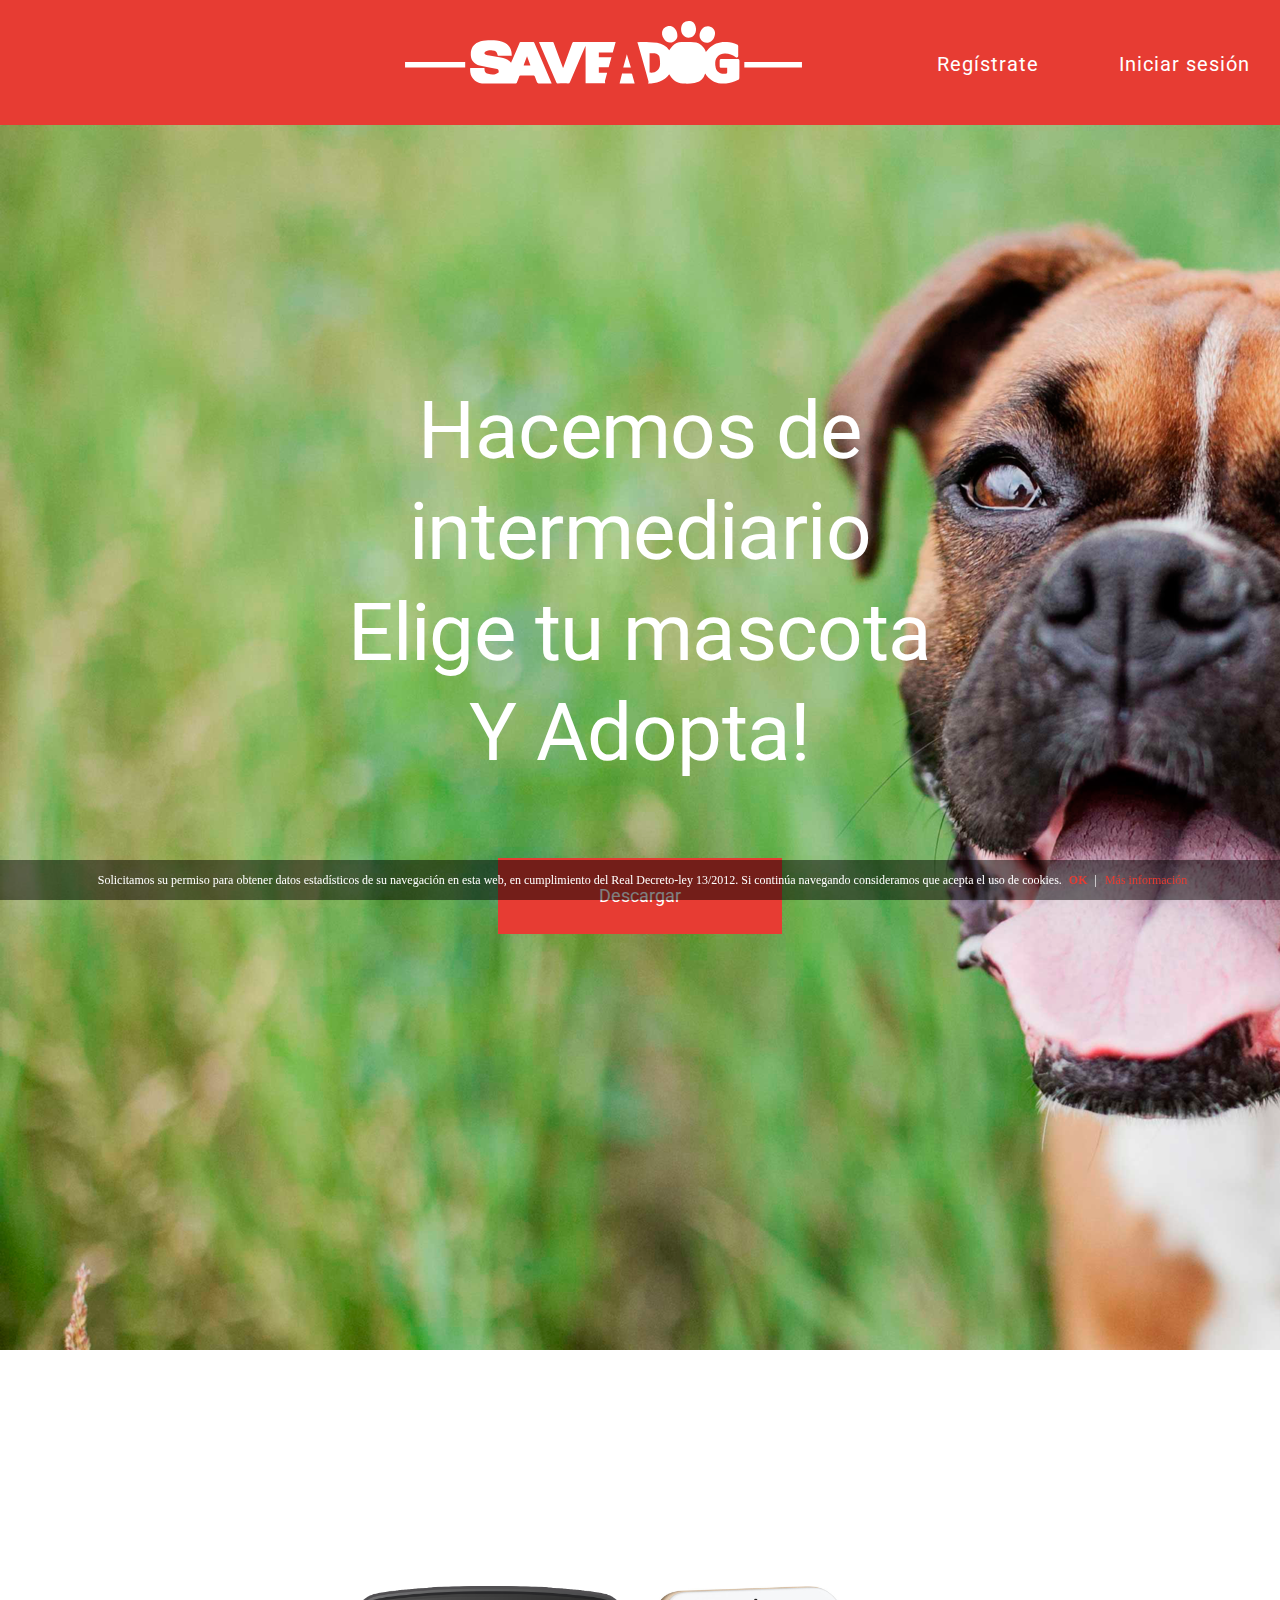
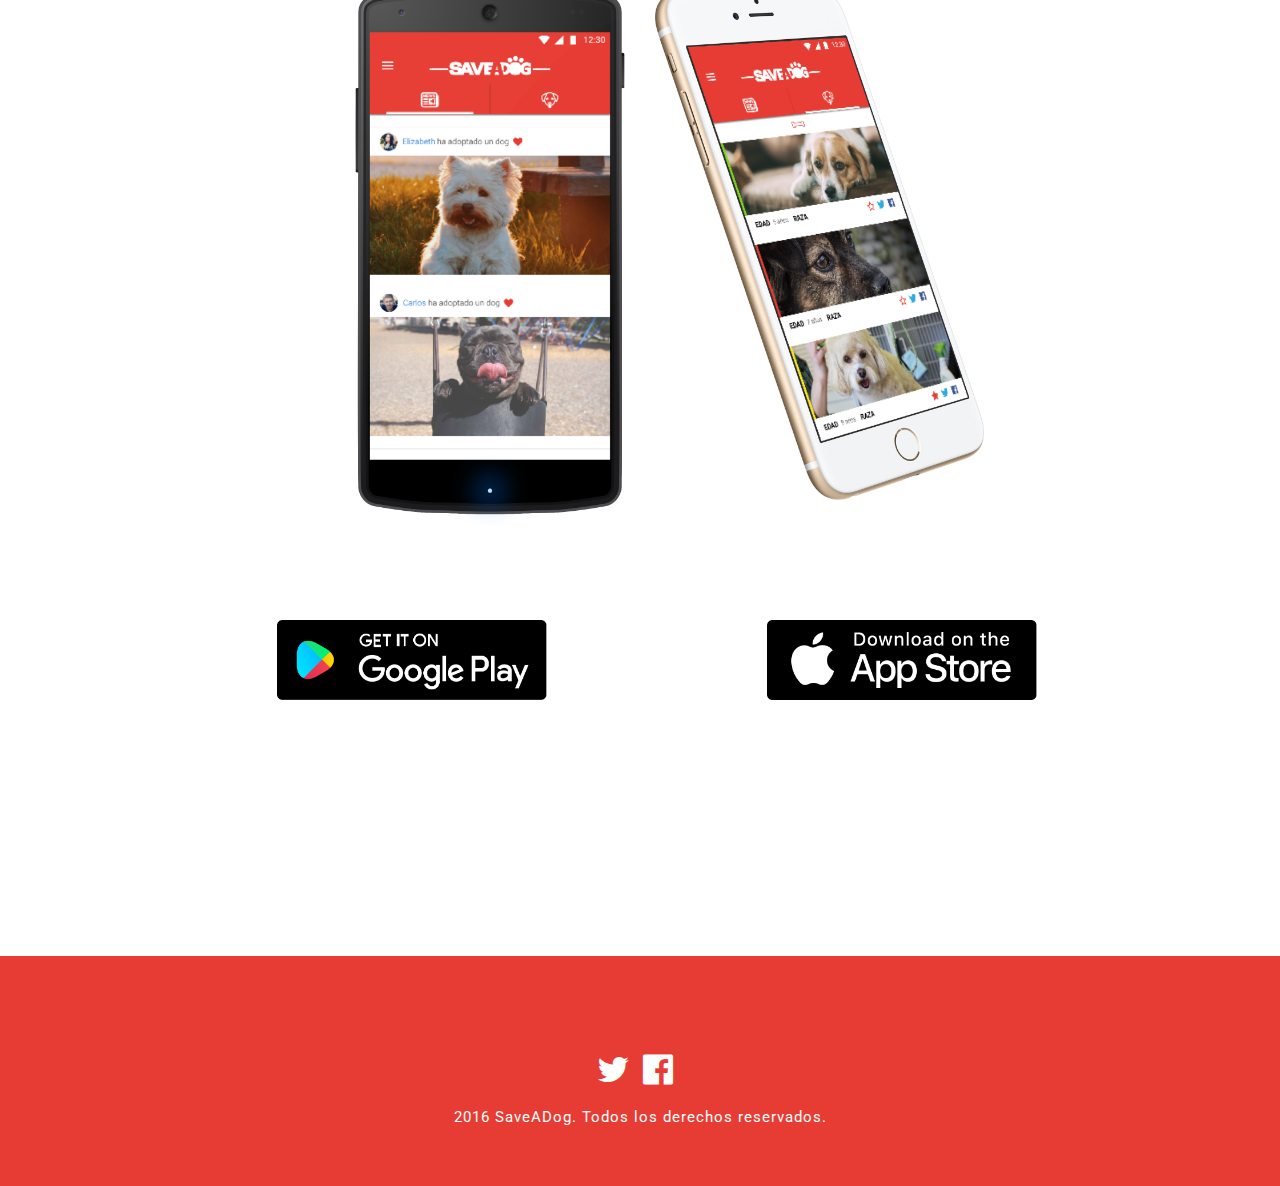
<file: index.html>
<!DOCTYPE html>
<html lang="en">
<head>
	<meta charset="UTF-8">
	<title>SaveADog</title>
	 <meta name="viewport" content="width=device-width, initial-scale=1">
	<link rel="stylesheet" type="text/css" href="assets/css/normalize.css">
	<link rel="stylesheet" type="text/css" href="assets/css/bootstrap.css">
	<link rel="stylesheet" type="text/css" href="assets/css/estilos.css">
	<link href="https://fonts.googleapis.com/css?family=Roboto" rel="stylesheet"> 
	<link rel="stylesheet" type="text/css" href="https://maxcdn.bootstrapcdn.com/font-awesome/4.6.3/css/font-awesome.min.css">
    <link rel="icon" 
      type="image/ico" 
      href="assets/imagenes/favicon.ico">
</head>
<body>
	<!--CODIFO JS DE BOOTSTRAP-->
	    <!-- jQuery (necessary for Bootstrap's JavaScript plugins) -->
    <script src="https://ajax.googleapis.com/ajax/libs/jquery/1.11.3/jquery.js"></script>
    <!-- Include all compiled plugins (below), or include individual files as needed -->
    <script src="assets/js/bootstrap.js"></script>
<!--HEADER-->
<div class="nav" class="container-fluid text-center">
    
	<div class="row">
	<div class="col-md-12">
			<a href="index.html"><img id="logo" src="assets/imagenes/isp.svg"></a>
	
			<a class="link" href="iniciarsesion.html"><p>Iniciar sesión</p></a>
			<a class="link" href="registrate.html"><p>Regístrate</p></a>
	</div>
<!--FINHEADER-->
<!--SECTION1-->
<div class="zind" class="container fondo">
	<div class="row">
		<div class="col-md-6-offset-6">
<h1>Hacemos de intermediario</br>
Elige tu mascota</br>
Y Adopta!</h1>

<p><button type="button" class="btn btn-primary btn-lg">Descargar</button></p>


		</div>
	</div>
</div>
	<!--<img id="dog" src="assets/imagenes/fondo.png" img="responsive">-->


</div>
	  
</div>
<!--FINSECTION1-->
<!--SECTION2-->
<div id="sectiondos" class="container text-center">
	<div class="row">
		<div class="col-md-6 nexus">
			<img class="moviles" src="assets/imagenes/nexus.png">
		</div>
		<div class="col-md-6 iphone">
			<img class="moviles" src="assets/imagenes/iphone.png">
	    </div>
    </div>
</div>
<div class="container text-center">
	<div class="row">
		<div class="col-md-3 appstore">

        <img class="appstore" src="assets/imagenes/appstore.png" >
		</div>
        <div class="col-md-3 playstore">
        
		<img class="playstore" src="assets/imagenes/playstore.png">


        </div>
	</div>
</div>		

<!--FINSECTION2-->
<!--FOOOTER-->
<div class="redes" class="container-fluid text-center">
<div class="row">

	<div class="col-md-6 footer">

		<a href="https://twitter.com/Saveadog_es" target="_blank"><i class="fa fa-twitter" aria-hidden="true"></i></a>
	    <a href="https://www.facebook.com/saveadoges" target="_blank"><i class="fa fa-facebook-official" aria-hidden="true"></i></a>

	<p>2016 SaveADog. Todos los derechos reservados.</p>

	</div>

</div>	
</div>
</div>

<!--//BLOQUE COOKIES-->
<div style="display: block;" id="barraaceptacion">
    <div class="inner">
        Solicitamos su permiso para obtener datos estadísticos de su navegación en esta web, en cumplimiento del Real 
        Decreto-ley 13/2012. Si continúa navegando consideramos que acepta el uso de cookies.
        <a href="javascript:void(0);" class="ok" onclick="PonerCookie();"><b>OK</b></a> | 
        <a href="http://politicadecookies.com" target="_blank" class="info">Más información</a>
    </div>
</div>
 
<script>
function getCookie(c_name){
    var c_value = document.cookie;
    var c_start = c_value.indexOf(" " + c_name + "=");
    if (c_start == -1){
        c_start = c_value.indexOf(c_name + "=");
    }
    if (c_start == -1){
        c_value = null;
    }else{
        c_start = c_value.indexOf("=", c_start) + 1;
        var c_end = c_value.indexOf(";", c_start);
        if (c_end == -1){
            c_end = c_value.length;
        }
        c_value = unescape(c_value.substring(c_start,c_end));
    }
    return c_value;
}
 
function setCookie(c_name,value,exdays){
    var exdate=new Date();
    exdate.setDate(exdate.getDate() + exdays);
    var c_value=escape(value) + ((exdays==null) ? "" : "; expires="+exdate.toUTCString());
    document.cookie=c_name + "=" + c_value;
}
 
if(getCookie('tiendaaviso')!="1"){
    document.getElementById("barraaceptacion").style.display="block";
}
function PonerCookie(){
    setCookie('tiendaaviso','1',365);
    document.getElementById("barraaceptacion").style.display="none";
}
</script>
<!--//FIN BLOQUE COOKIES-->
<!--FINFOOTER-->
</body>

</html>
</file>
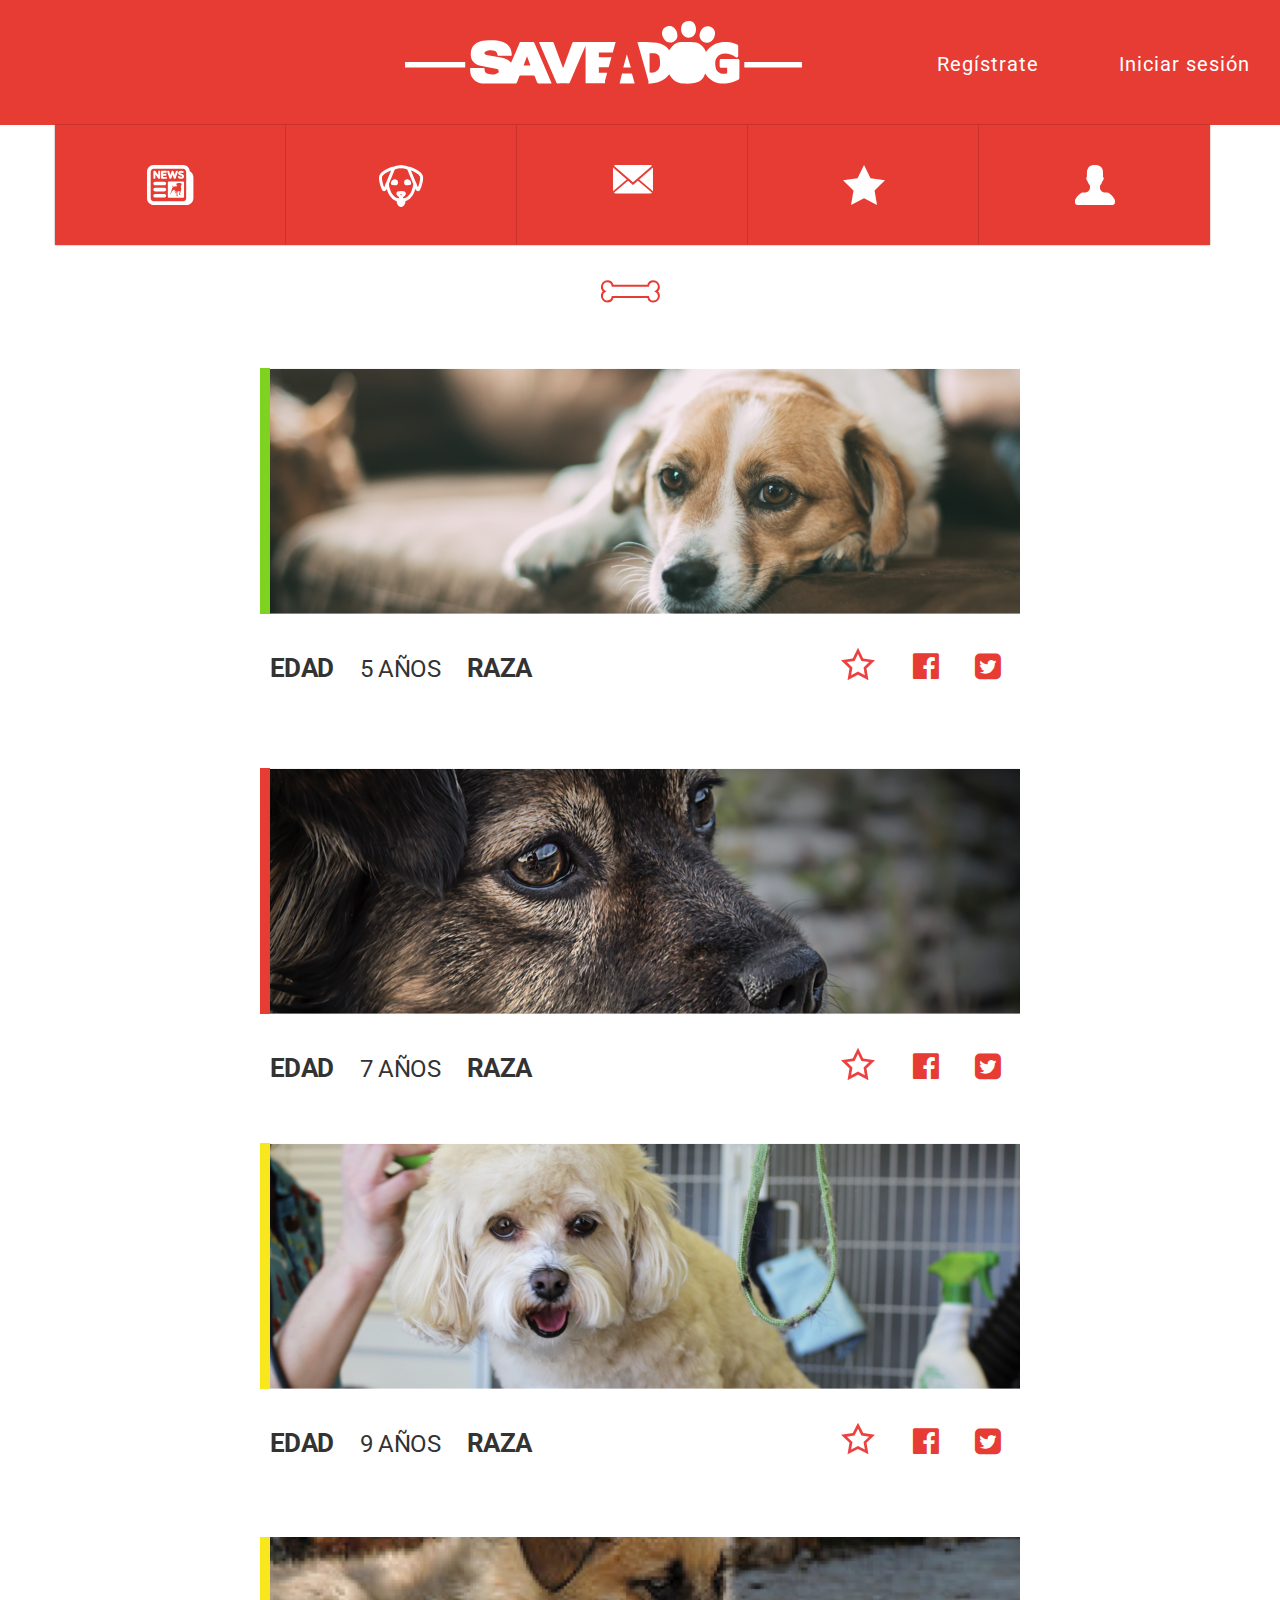
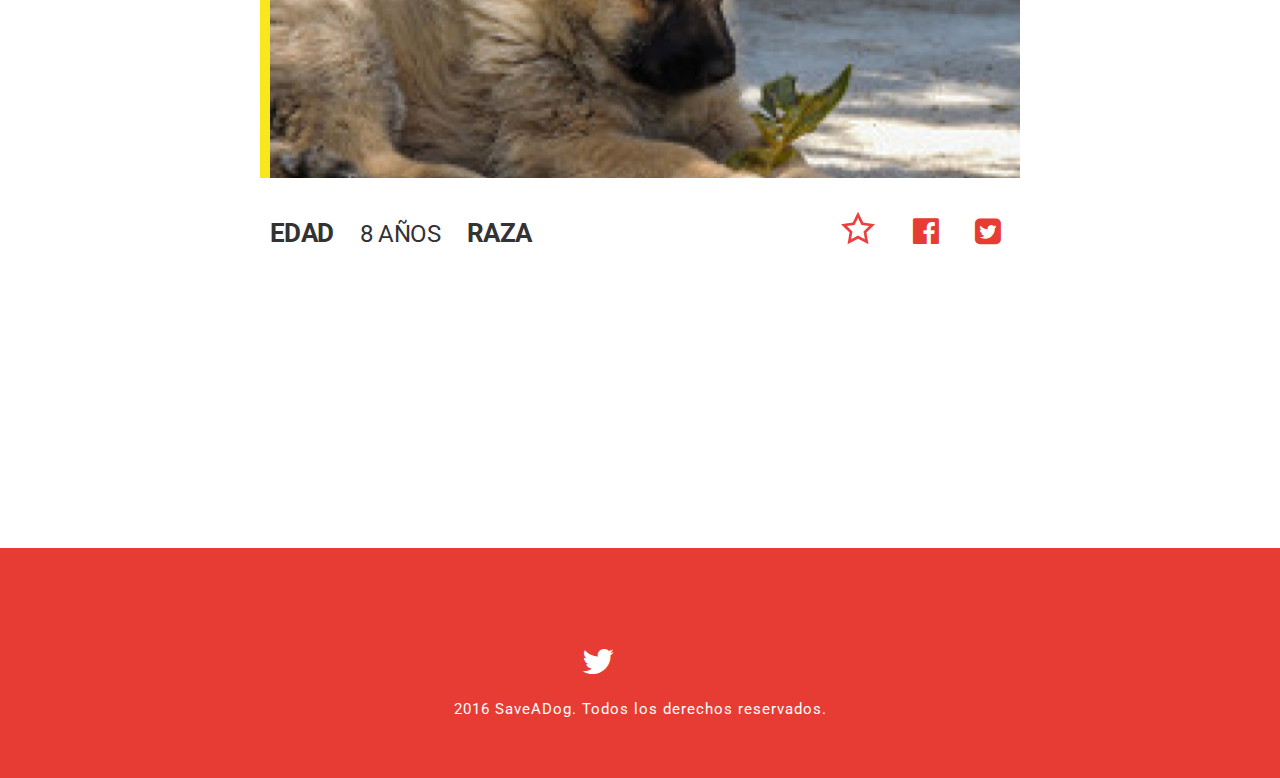
<file: adopciones.html>
<!DOCTYPE html>
<html lang="en">
<head>
	<meta charset="UTF-8">
	<title>Adopciones</title>
	 <meta name="viewport" content="width=device-width, initial-scale=1">
	<link rel="stylesheet" type="text/css" href="assets/css/normalize.css">
	<link rel="stylesheet" type="text/css" href="assets/css/bootstrap.css">
	<link rel="stylesheet" type="text/css" href="assets/css/adopciones.css">
	<link href="https://fonts.googleapis.com/css?family=Roboto" rel="stylesheet"> 
	<link rel="stylesheet" type="text/css" href="https://maxcdn.bootstrapcdn.com/font-awesome/4.6.3/css/font-awesome.min.css">
    <link rel="icon" 
      type="image/ico" 
      href="assets/imagenes/favicon.ico">

</head>
<body>
	<!--CODIFO JS DE BOOTSTRAP-->
	    <!-- jQuery (necessary for Bootstrap's JavaScript plugins) -->
    <script src="https://ajax.googleapis.com/ajax/libs/jquery/1.11.3/jquery.js"></script>
    <!-- Include all compiled plugins (below), or include individual files as needed -->
    <script src="assets/js/bootstrap.js"></script>
<!--HEADER-->
<div class="nav" class="container-fluid text-center">
    
	<div class="row">
	<div class="col-md-12">
			<a href="index.html"><img id="logo" src="assets/imagenes/isp.svg"></a>
	
			<a class="link" href="iniciarsesion.html"><p>Iniciar sesión</p></a>
			<a class="link" href="registrate.html"><p>Regístrate</p></a>
	</div>
<!--FINHEADER-->
<!--navegador-->
<div class="container nav">
	<div class="row">
	<ul>
	<li>
		<div class="col-md-15 news">
		<a href="novedades.html">
         <img id="nvico" src="assets/imagenes/ic-novedades.svg"></a>
		</div>
		<div class="col-md-15">
         <a href="adopciones.html">
         <img id="nvico" src="assets/imagenes/ic-adopciones.svg"></a>
         
		</div>
		<div class="col-md-15">
         <img id="nvico" src="assets/imagenes/ic-contact.svg">
		</div>
		<div class="col-md-15">
		<a href="">
         <img id="nvico" src="assets/imagenes/ic-star.svg"></a>
		</div>
		<div class="col-md-15">
         <img id="nvico" src="assets/imagenes/ic-user.svg">
		</div>
	</li>
    </ul>
	</div>
</div>
<!--finnavegador-->
<div id="demo1" style="display:none" class="container text-center">
<div class="row">
<div class="col-md-12 star">
	<a href="adopciones.html"><h4 class="favoritos"><img id="starfav" src="assets/imagenes/ic-starfav.svg">
	¡AÑADIDO A FAVORITOS!</h4></a>
</div>	
</div>
</div>
<!--Inicio estado usuarios-->
<div class="container text-center">
    <div class="row">
	<div class="novedades">
		<div class="col-md-12 bone">
			<img id="hueso" src="assets/imagenes/ic-bone.svg">	
		</div>
	</div>	
	</div>
</div>		
<div class="novedades" class="container text-center">
   <div class="row"></div>
	<div class="col-md-8-offset-4 a">
	<div class="green">
	<img id="a" src="assets/imagenes/dog-a.png">
	</div>
	</div>
	<di class="col-md-8-offset-4 text-center">
		<h3><span class="info"><span class="edad">EDAD</span> 5 AÑOS <span class="edad">RAZA</span></span>
		<a  href="javascript:void(0);" onclick="SINO('demo1')" href="#"><img class="rds2" class="active" src="assets/imagenes/estrella.svg"></a>
<!--boton FACEBOOK-COMPARTIR REDES-->
<a class="fb-xfbml-parse-ignore" target="_blank" href="https://www.facebook.com/sharer/sharer.php?u=https%3A%2F%2Fwww.facebook.com%2Fsaveadoges%2F&amp;src=sdkpreparse"><i class="fa fa-facebook-official" aria-hidden="true"></i></a>
<!--boton FACEBOOK-COMPARTIR REDES-->
<!--boton TWITTER-COMPARTIR REDES-->

<a class="fa fa-twitter-square"
  href="https://twitter.com/intent/tweet" aria-hidden="true">
</a>
<!--boton TWITTER-COMPARTIR REDES-->

</h3>

	</di>	
	</div>
</div>

<div class="novedades" class="container text-center">
	<div class="row">
		<div class="col-md-8-offset-4">
		<div class="red">
			<img src="assets/imagenes/dog-b.png">
		</div>	
		</div>
		<di class="col-md-8-offset-4 text-center">
			
		<h3><span class="info"><span class="edad">EDAD</span> 7 AÑOS <span class="edad">RAZA</span></span>
		<a href=""><img class="rds2" class="active" src="assets/imagenes/estrella.svg"></a>
<!--boton FACEBOOK-COMPARTIR REDES-->
<a class="fb-xfbml-parse-ignore" target="_blank" href="https://www.facebook.com/sharer/sharer.php?u=https%3A%2F%2Fwww.facebook.com%2Fsaveadoges%2F&amp;src=sdkpreparse"><i class="fa fa-facebook-official" aria-hidden="true"></i></a>
<!--boton FACEBOOK-COMPARTIR REDES-->
<!--boton TWITTER-COMPARTIR REDES-->

<a class="fa fa-twitter-square"
  href="https://twitter.com/intent/tweet" aria-hidden="true">
</a>
<!--boton TWITTER-COMPARTIR REDES-->

</h3>

	
		</di>
      </div> 
</div>           
<div class="novedades" class="container text-center">
	<div class="row">
		<div class="col-md-8-offset-4">
		<div class="yellow">
			<img src="assets/imagenes/dog-c.png">
		</div>	
		</div>
		<div class="col-md-8-offset-4 text-center">
				
		<h3><span class="info"><span class="edad">EDAD</span> 9 AÑOS <span class="edad">RAZA</span></span>
		<a href=""><img class="rds2" class="active" src="assets/imagenes/estrella.svg"></a>
<!--boton FACEBOOK-COMPARTIR REDES-->
<a class="fb-xfbml-parse-ignore" target="_blank" href="https://www.facebook.com/sharer/sharer.php?u=https%3A%2F%2Fwww.facebook.com%2Fsaveadoges%2F&amp;src=sdkpreparse"><i class="fa fa-facebook-official" aria-hidden="true"></i></a>
<!--boton FACEBOOK-COMPARTIR REDES-->
<!--boton TWITTER-COMPARTIR REDES-->

<a class="fa fa-twitter-square"
  href="https://twitter.com/intent/tweet" aria-hidden="true">
</a>
<!--boton TWITTER-COMPARTIR REDES-->

</h3>


		</div>
	</div>
</div>
<div class="novedades" class="container text-center">
	<div class="row">
		<div class="col-md-8-offset-4">
		<div class="yellow">
			<img src="assets/imagenes/dog-d.png">
		</div>	
		</div>
		<div class="col-md-8-offset-4 text-center">
				
		<h3><span class="info"><span class="edad">EDAD</span> 8 AÑOS <span class="edad">RAZA</span></span>
		<a href=""><img class="rds2" class="active" src="assets/imagenes/estrella.svg"></a>

<!--boton FACEBOOK-COMPARTIR REDES-->
<a class="fb-xfbml-parse-ignore" target="_blank" href="https://www.facebook.com/sharer/sharer.php?u=https%3A%2F%2Fwww.facebook.com%2Fsaveadoges%2F&amp;src=sdkpreparse"><i class="fa fa-facebook-official" aria-hidden="true"></i></a>
<!--boton FACEBOOK-COMPARTIR REDES-->
<!--boton TWITTER-COMPARTIR REDES-->

<a class="fa fa-twitter-square"
  href="https://twitter.com/intent/tweet" aria-hidden="true">
</a>
<!--boton TWITTER-COMPARTIR REDES-->

</h3>


		</div>
	</div>
</div>


<!--Fin estados usuarios-->
<!--FOOOTER-->
<div class="redes" class="container-fluid text-center">
<div class="row">

	<div class="col-md-6 footer">

		<a href="https://twitter.com/Saveadog_es" target="_blank"><i class="fa fa-twitter" aria-hidden="true"></i></a>
	    <a href="https://www.facebook.com/saveadoges" target="_blank"><i class="fa fa-facebook-official" aria-hidden="true"></i></a>

	<p>2016 SaveADog. Todos los derechos reservados.</p>

	</div>

</div>	
</div>
</div>
<!--FINFOOTER-->
<!--FACEBOOKJAVA-->
<div id="fb-root"></div>
<script>(function(d, s, id) {
  var js, fjs = d.getElementsByTagName(s)[0];
  if (d.getElementById(id)) return;
  js = d.createElement(s); js.id = id;
  js.src = "//connect.facebook.net/es_LA/sdk.js#xfbml=1&version=v2.7";
  fjs.parentNode.insertBefore(js, fjs);
}(document, 'script', 'facebook-jssdk'));</script>
<!--FACEBOOKJAVA-->
<!--TWITTERJAVA-->
<script>window.twttr = (function(d, s, id) {
  var js, fjs = d.getElementsByTagName(s)[0],
    t = window.twttr || {};
  if (d.getElementById(id)) return t;
  js = d.createElement(s);
  js.id = id;
  js.src = "https://platform.twitter.com/widgets.js";
  fjs.parentNode.insertBefore(js, fjs);
 
  t._e = [];
  t.ready = function(f) {
    t._e.push(f);
  };
 
  return t;
}(document, "script", "twitter-wjs"));</script>
<!--TWITTERJAVA-->
<!--MOSTRAR/OCULTAR-->
<script type="text/javascript">
	function SINO(cual) {
   var elElemento=document.getElementById(cual);
   if(elElemento.style.display == 'block') {
      elElemento.style.display = 'none';
   } else {
      elElemento.style.display = 'block';
   }
}
</script>
<!--MOSTRAR/OCULTAR-->

</body>

</html>
</file>
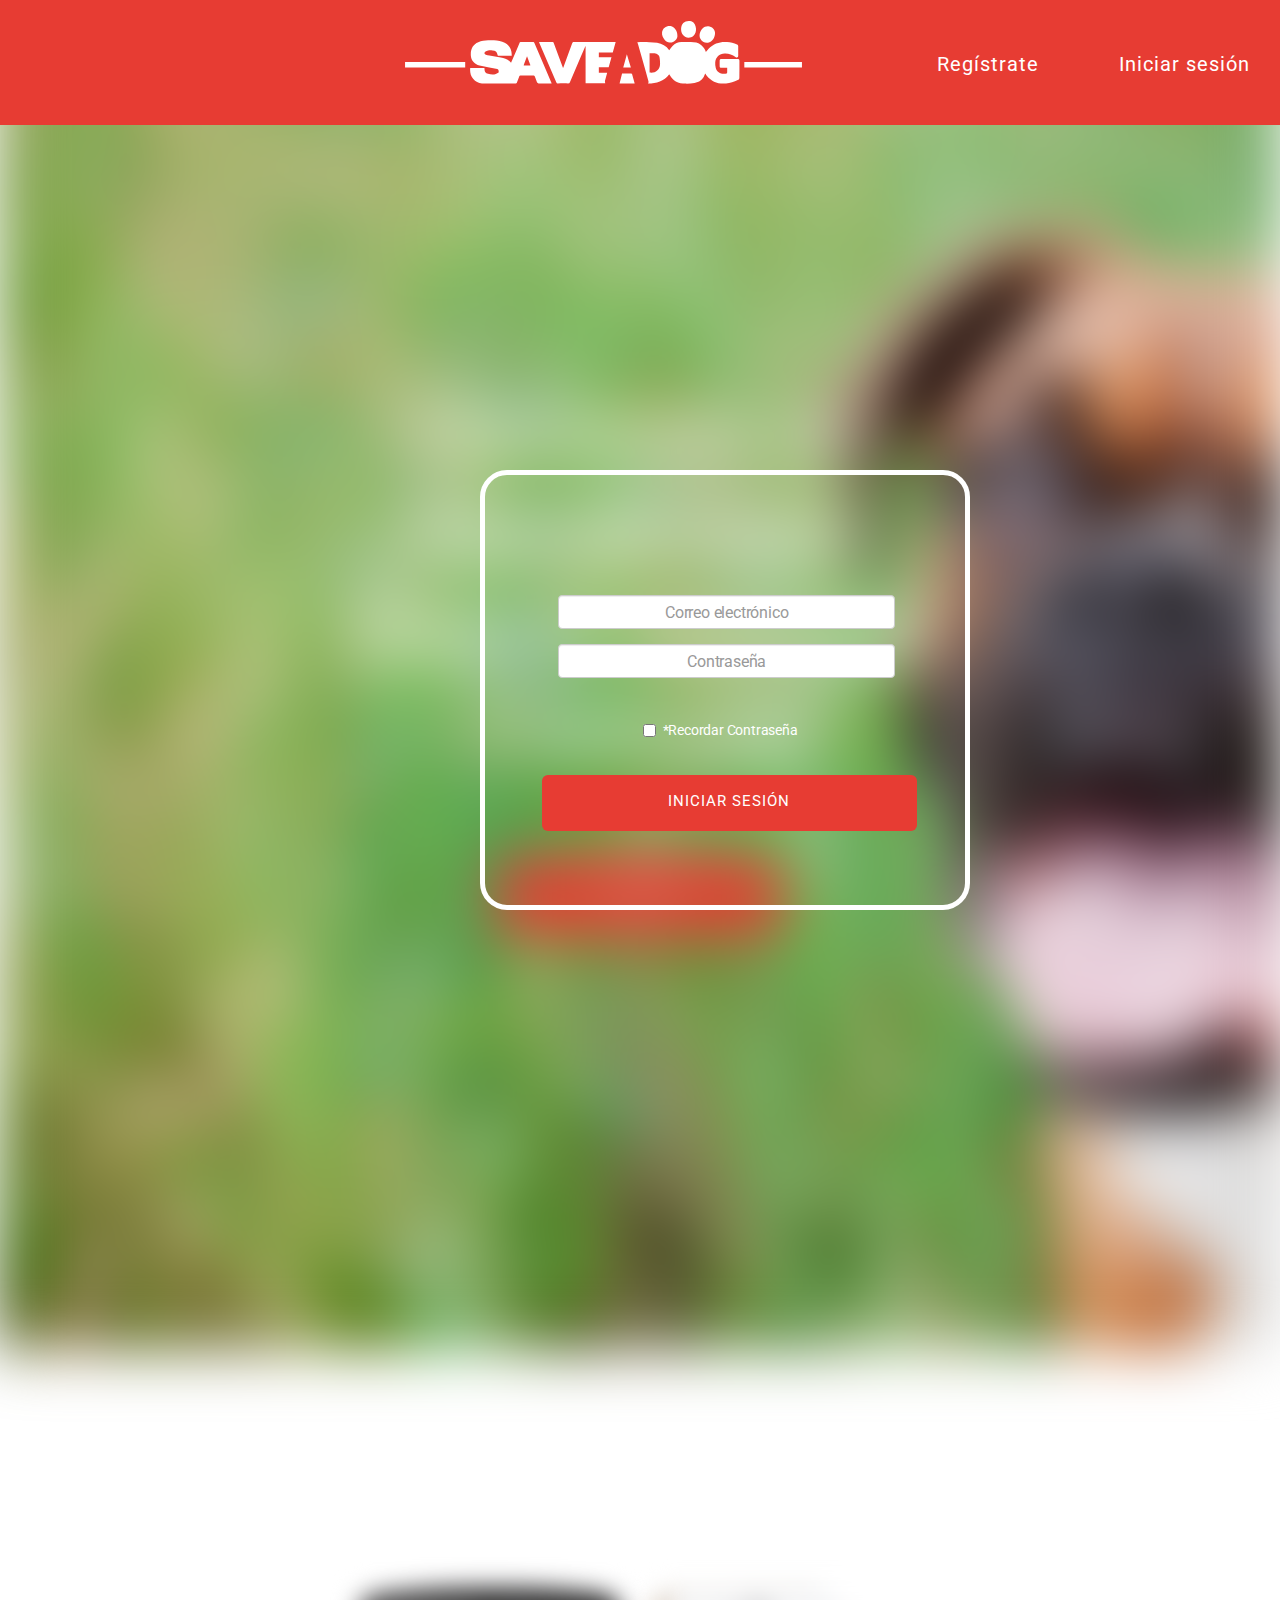
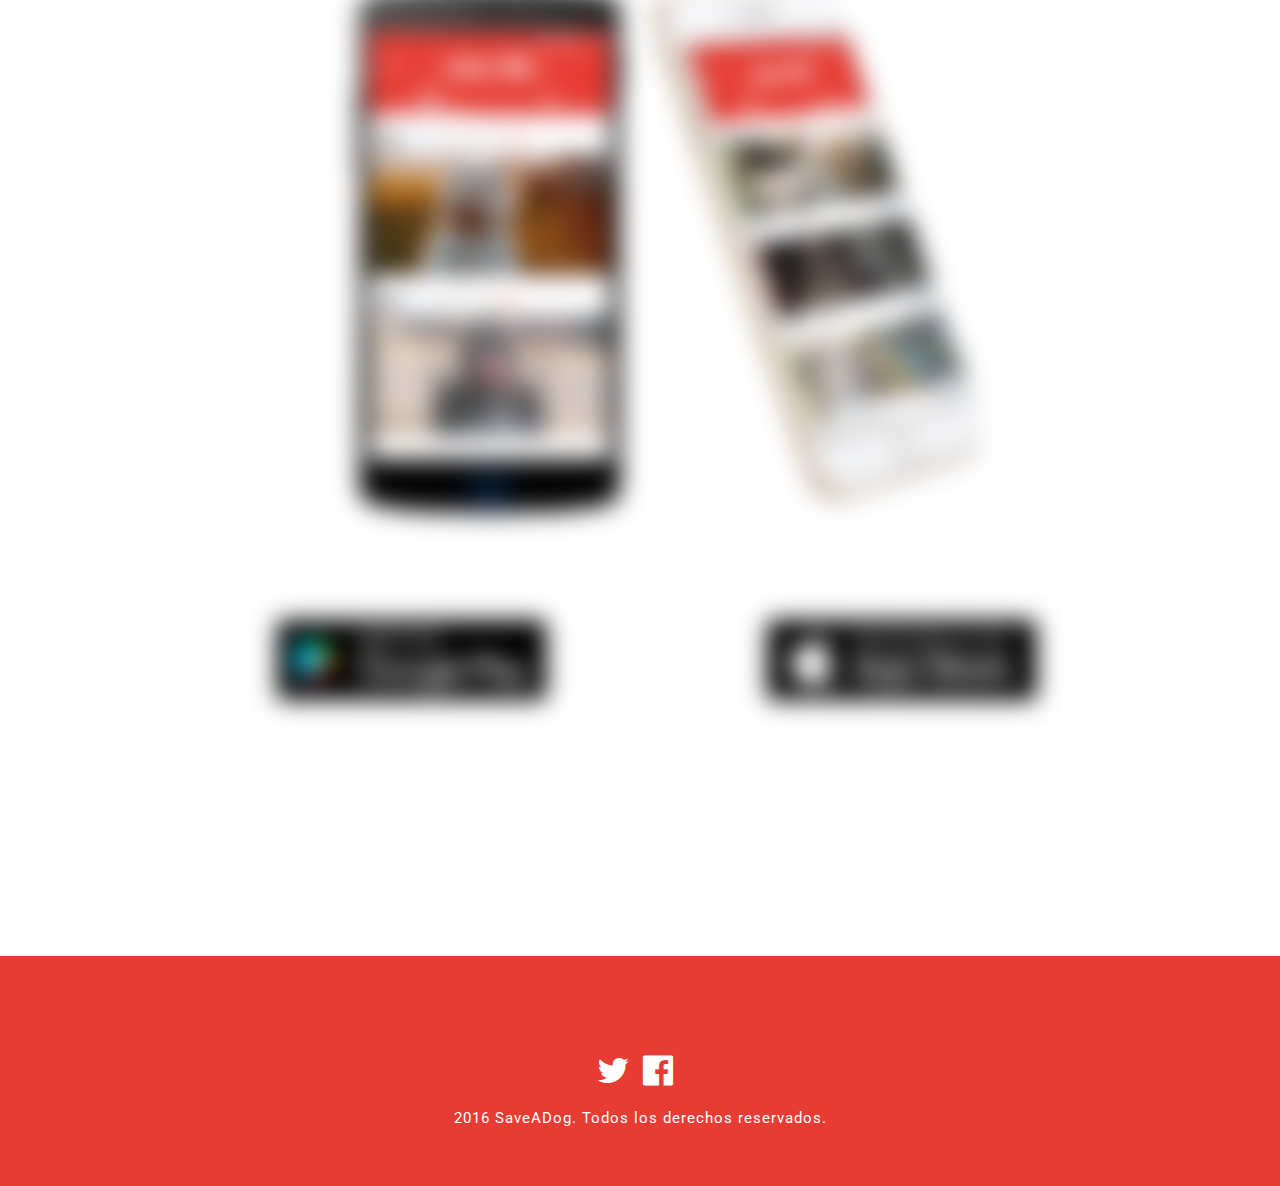
<file: iniciarsesion.html>
<!DOCTYPE html>
<html lang="en">
<head>
	<meta charset="UTF-8">
	<title>Iniciarseción</title>
	 <meta name="viewport" content="width=device-width, initial-scale=1">
	<link rel="stylesheet" type="text/css" href="assets/css/normalize.css">
	<link rel="stylesheet" type="text/css" href="assets/css/bootstrap.css">
	<link rel="stylesheet" type="text/css" href="assets/css/iniciarsesion.css">
	<link href="https://fonts.googleapis.com/css?family=Roboto" rel="stylesheet"> 
	<link rel="stylesheet" type="text/css" href="https://maxcdn.bootstrapcdn.com/font-awesome/4.6.3/css/font-awesome.min.css">
    <link rel="icon" 
      type="image/ico" 
      href="assets/imagenes/favicon.ico">

</head>
<body>
	<!--CODIFO JS DE BOOTSTRAP-->
	    <!-- jQuery (necessary for Bootstrap's JavaScript plugins) -->
    <script src="https://ajax.googleapis.com/ajax/libs/jquery/1.11.3/jquery.js"></script>
    <!-- Include all compiled plugins (below), or include individual files as needed -->
    <script src="assets/js/bootstrap.js"></script>



<!--HEADER-->


<div class="nav" class="container-fluid text-center">
    
	<div class="row">
	<div class="col-md-12">
			<a href="index.html"><img id="logo" src="assets/imagenes/isp.svg"></a>
	
			<a class="link" href="index.html"><p>Iniciar sesión</p></a>
			<a class="link" href="registrate.html"><p>Regístrate</p></a>
	</div>
<!--FINHEADER-->
		    <!--FORMULARIO-->

<div class="formulario-fondo text-center">
	<form class="form-horizontal">
	<div class="contenedor-formulario">
  <div class="form-group">
    <label for="inputEmail3" class="col-sm-2 control-label"></label>
    <div class="col-sm-10">
      <input type="email" class="form-control" id="inputEmail3" placeholder="Correo electrónico">
    </div>
  </div>
  <div class="form-group">
    <label for="inputPassword3" class="col-sm-2 control-label"></label>
    <div class="col-sm-10">
      <input type="password" class="form-control" id="inputPassword3" placeholder="Contraseña">
    </div>
  </div>
  <div class="form-group">
    <div class="col-sm-offset-2 col-sm-10">
      <div class="checkbox">
        <label>
          <input type="checkbox"> *Recordar Contraseña
        </label>
      </div>
    </div>
  </div>
  <div class="form-group">
    <div class="col-sm-offset-2 col-sm-10">
     <a type="submit" href="novedades.html" class="btn btn-default" role="button"><p>INICIAR SESIÓN</p></a>
    </div>
  </div>
  </div>
</form>
</div>

    <!--FINFORMULARIO-->

<!--SECTION1-->

<div class="zind" class="container fondo">

	<div class="row">

		<div class="col-md-6-offset-6">


<h1>Hacemos de intermediario</br>
Elige tu mascota</br>
Y Adopta!</h1>

<p><button type="button" class="btn btn-primary btn-lg">Descargar</button></p>


		</div>
	</div>
</div>
<!--<img class="blur" id="dog" src="assets/imagenes/fondo.png" img="responsive">!-->


	</div>
	  
</div>
<!--FINSECTION1-->
<!--SECTION2-->
<div id="sectiondos" class="container text-center">
	<div class="row">
		<div class="col-md-6 nexus">
			<img class="moviles blur" src="assets/imagenes/nexus.png">
		</div>
		<div class="col-md-6 iphone">
			<img class="moviles blur" src="assets/imagenes/iphone.png">
	    </div>
    </div>
</div>
<div class="container text-center">
	<div class="row">
		<div class="col-md-3 appstore">

        <img class="appstore blur" src="assets/imagenes/appstore.png" >
		</div>
        <div class="col-md-3 playstore">
        
		<img class="playstore blur" src="assets/imagenes/playstore.png">


        </div>
	</div>
</div>		

<!--FINSECTION2-->
<!--FOOOTER-->
<div class="redes" class="container-fluid text-center">
<div class="redesfooter" class="row">

<div class="col-md-6">
	
</div>

	<div class="col-md-6 footer">

		<a href="https://twitter.com/Saveadog_es" target="_blank"><i class="fa fa-twitter" aria-hidden="true"></i></a>
	    <a href="https://www.facebook.com/saveadoges" target="_blank"><i class="fa fa-facebook-official" aria-hidden="true"></i></a>

	<p>2016 SaveADog. Todos los derechos reservados.</p>

	</div>

</div>	
</div>
<!--FINFOOTER-->
</body>

</html>
</file>
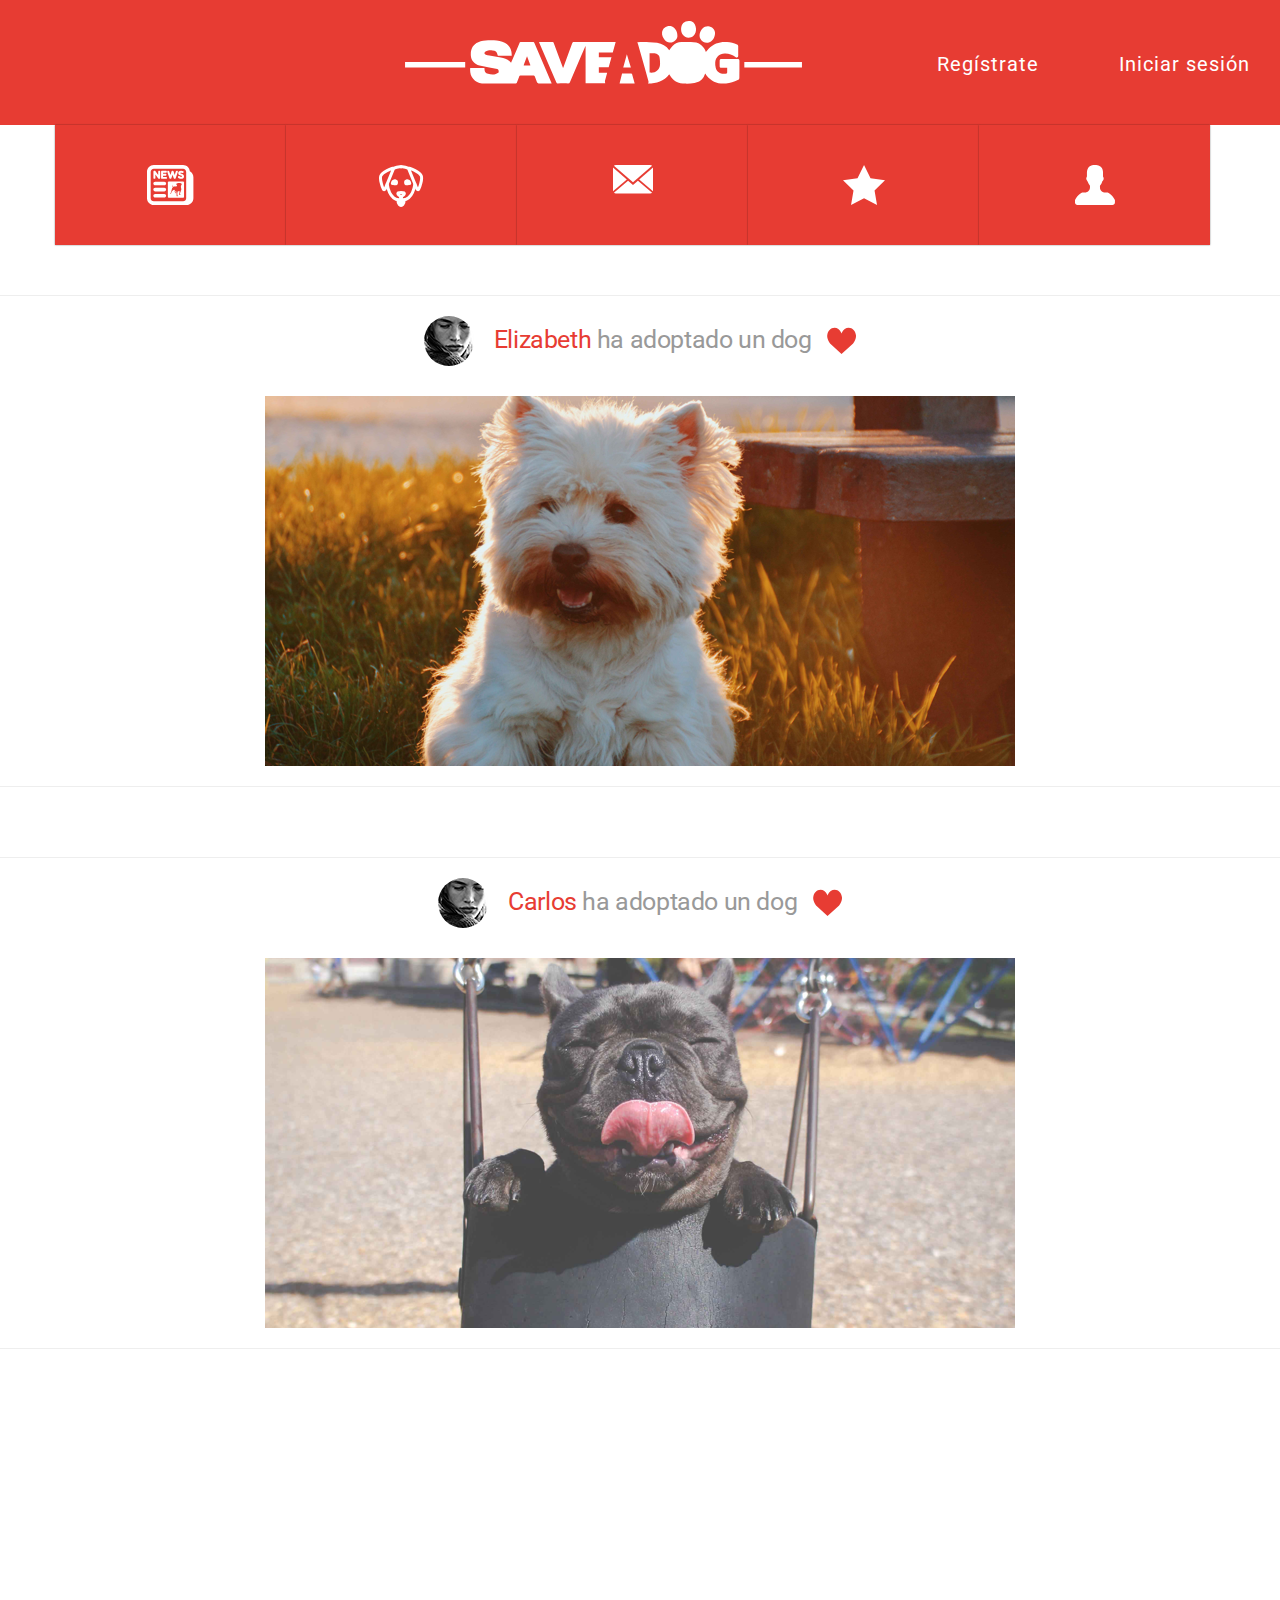
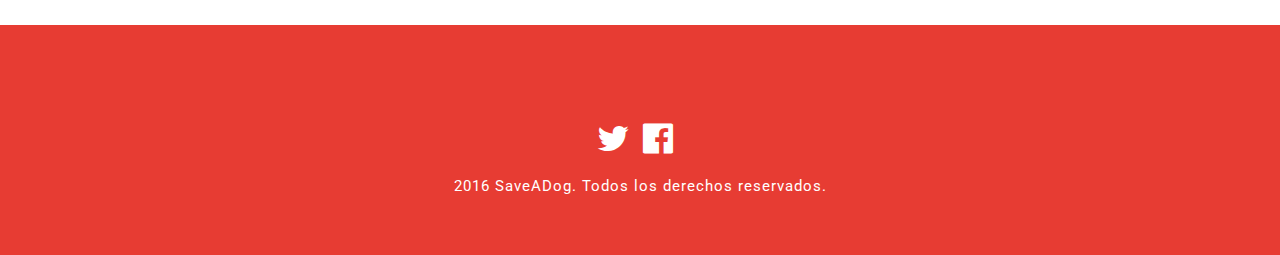
<file: novedades.html>
<!DOCTYPE html>
<html lang="en">
<head>
	<meta charset="UTF-8">
	<title>Novedades</title>
	 <meta name="viewport" content="width=device-width, initial-scale=1">
	<link rel="stylesheet" type="text/css" href="assets/css/normalize.css">
	<link rel="stylesheet" type="text/css" href="assets/css/bootstrap.css">
	<link rel="stylesheet" type="text/css" href="assets/css/novedades.css">
	<link href="https://fonts.googleapis.com/css?family=Roboto" rel="stylesheet"> 
	<link rel="stylesheet" type="text/css" href="https://maxcdn.bootstrapcdn.com/font-awesome/4.6.3/css/font-awesome.min.css">
    <link rel="icon" 
      type="image/ico" 
      href="assets/imagenes/favicon.ico">

</head>
<body>
	<!--CODIFO JS DE BOOTSTRAP-->
	    <!-- jQuery (necessary for Bootstrap's JavaScript plugins) -->
    <script src="https://ajax.googleapis.com/ajax/libs/jquery/1.11.3/jquery.js"></script>
    <!-- Include all compiled plugins (below), or include individual files as needed -->
    <script src="assets/js/bootstrap.js"></script>
<!--HEADER-->
<div class="nav" class="container-fluid text-center">
    
	<div class="row">
	<div class="col-md-12">
			<a href="index.html"><img id="logo" src="assets/imagenes/isp.svg"></a>
	
			<a class="link" href="iniciarsesion.html"><p>Iniciar sesión</p></a>
			<a class="link" href="registrate.html"><p>Regístrate</p></a>
	</div>
<!--FINHEADER-->
<!--navegador-->
<div class="container nav">
	<div class="row">
	<ul>
	<li>
		<div class="col-md-15 news">
		<a href="novedades.html">
         <img id="nvico" src="assets/imagenes/ic-novedades.svg"></a>
		</div>
		<div class="col-md-15">
        <a href="adopciones.html">
         <img id="nvico" src="assets/imagenes/ic-adopciones.svg"></a>
         
		</div>
		<div class="col-md-15">
         <img id="nvico" src="assets/imagenes/ic-contact.svg">
		</div>
		<div class="col-md-15">
         <img id="nvico" src="assets/imagenes/ic-star.svg">
		</div>
		<div class="col-md-15">
         <img id="nvico" src="assets/imagenes/ic-user.svg">
		</div>
	</li>
    </ul>
	</div>
</div>
<!--finnavegador-->
<!--Inicio estado usuarios-->
<div class="novedades" class="container text-center">
	<div class="row">
	<hr></hr>
		<div class="col-md-8-offset-4">
			<div>
			<h2><img id="woman" src="assets/imagenes/woman-perfil.png" class="img-circle"><span class="red">Elizabeth</span> ha adoptado un dog <img class="corazon" src="assets/imagenes/love.svg"></h2>
			</div>
		</div>
	<div class="novedades" class="col-md-8-offset-4">
	<img src="assets/imagenes/dog-1.png">
	</div>	
	<hr></hr>
	</div>
</div>

<div class="novedades" class="container text-center">
	<div class="row">
	<hr></hr>
		<div class="col-md-8-offset-4">
			<div>
			<h2><img id="woman" src="assets/imagenes/woman-perfil.png" class="img-circle"><span class="red">Carlos</span> ha adoptado un dog <img class="corazon" src="assets/imagenes/love.svg"></h2>
			</div>
		</div>
	<div class="novedades" class="col-md-8-offset-4">
	<img src="assets/imagenes/dog-2.png">
	</div>	
	<hr></hr>
	</div>
</div>

<!--Fin estados usuarios-->
<!--FOOOTER-->
<div class="redes" class="container-fluid text-center">
<div class="row">

	<div class="col-md-6 footer">

		<a href="https://twitter.com/Saveadog_es" target="_blank"><i class="fa fa-twitter" aria-hidden="true"></i></a>
	    <a href="https://www.facebook.com/saveadoges" target="_blank"><i class="fa fa-facebook-official" aria-hidden="true"></i></a>

	<p>2016 SaveADog. Todos los derechos reservados.</p>

	</div>

</div>	
</div>
</div>
<!--FINFOOTER-->
</body>

</html>
</file>
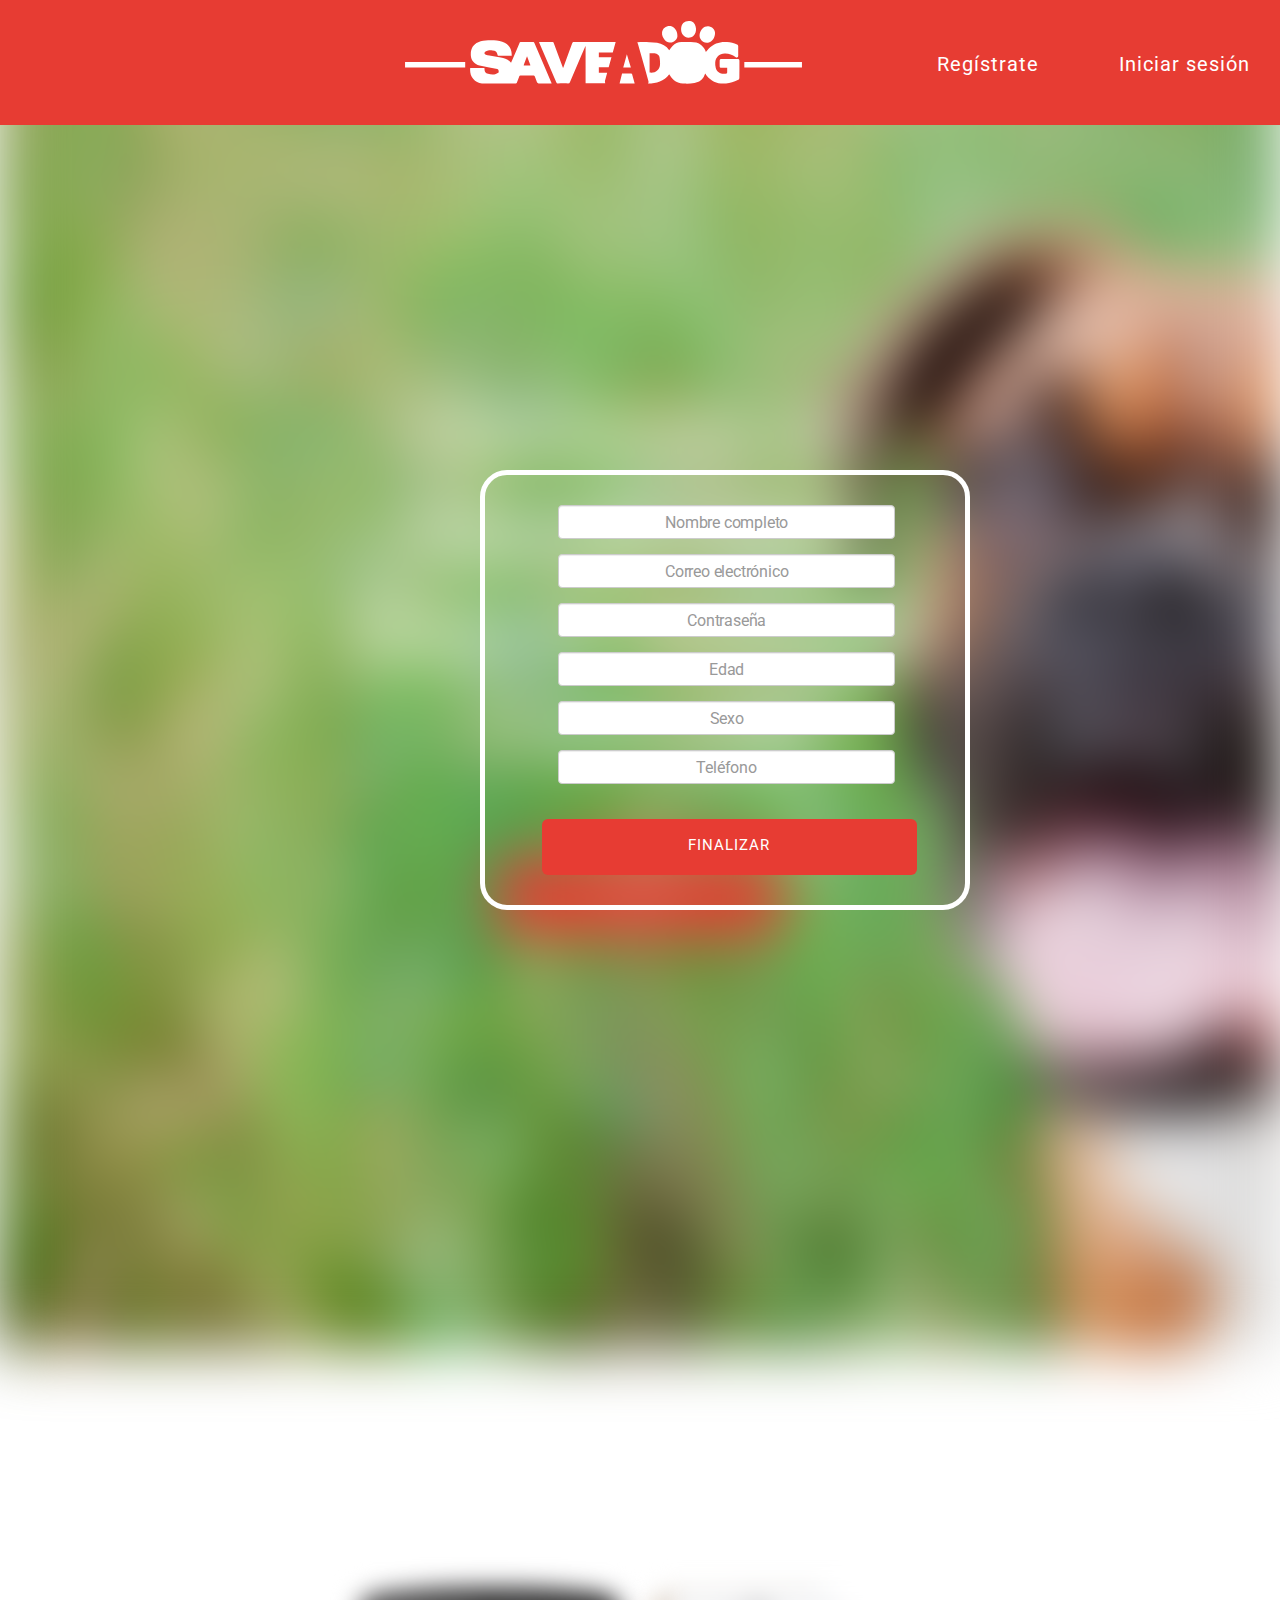
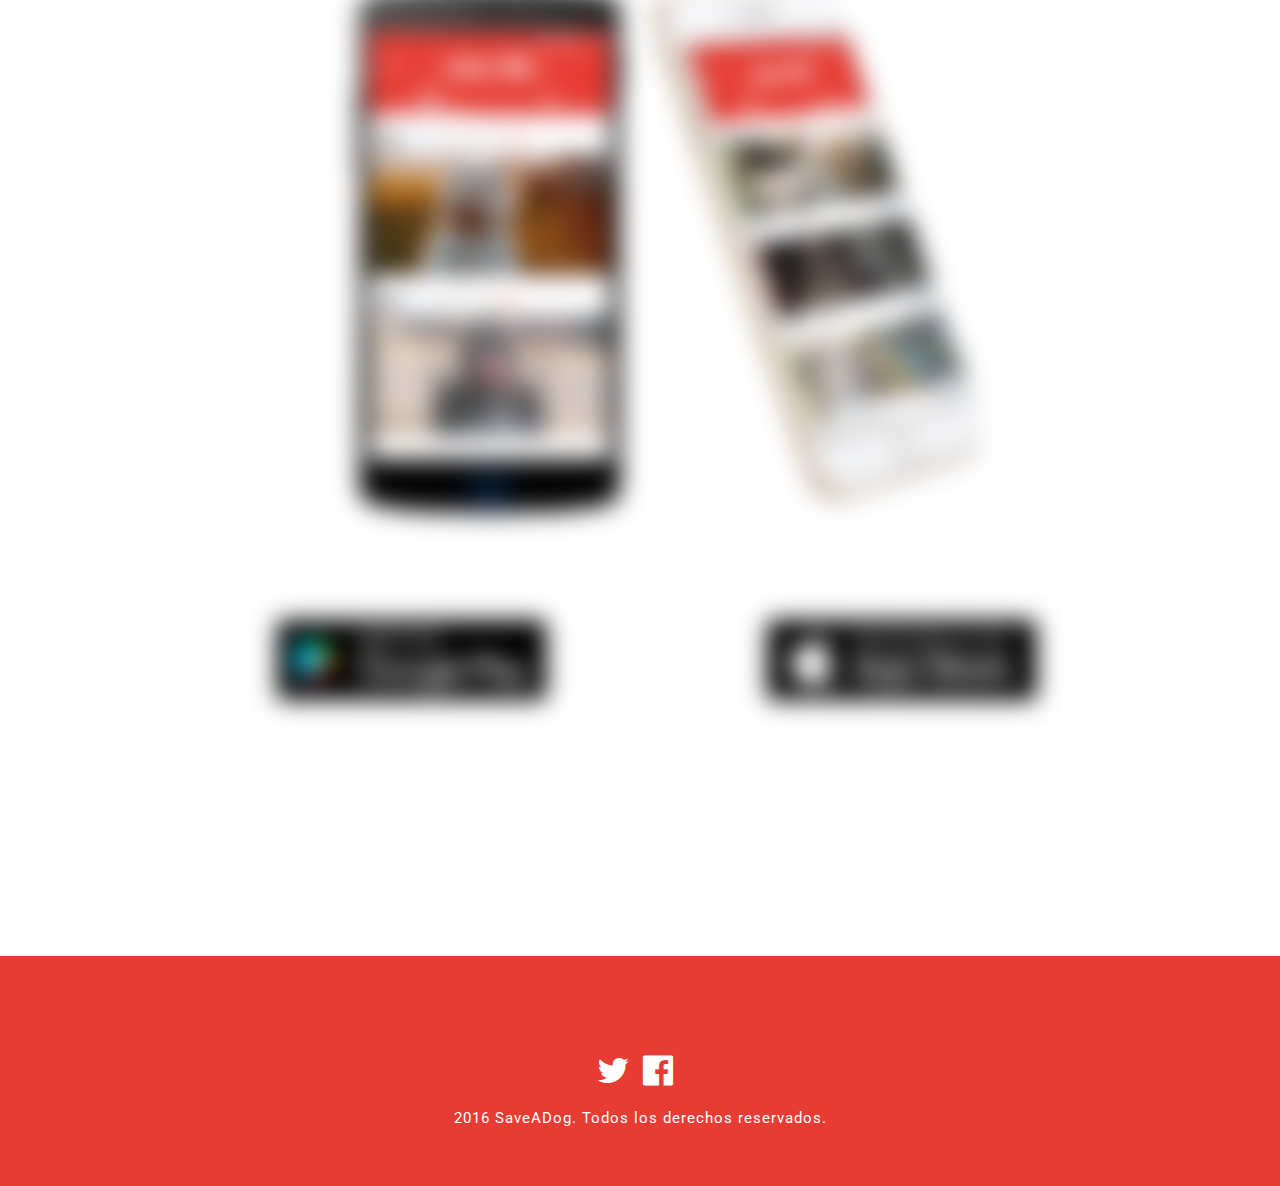
<file: registrate.html>
<!DOCTYPE html>
<html lang="en">
<head>
	<meta charset="UTF-8">
	<title>Regístrate</title>
	 <meta name="viewport" content="width=device-width, initial-scale=1">
	<link rel="stylesheet" type="text/css" href="assets/css/normalize.css">
	<link rel="stylesheet" type="text/css" href="assets/css/bootstrap.css">
	<link rel="stylesheet" type="text/css" href="assets/css/registrate.css">
	<link href="https://fonts.googleapis.com/css?family=Roboto" rel="stylesheet"> 
	<link rel="stylesheet" type="text/css" href="https://maxcdn.bootstrapcdn.com/font-awesome/4.6.3/css/font-awesome.min.css">
    <link rel="icon" 
      type="image/ico" 
      href="assets/imagenes/favicon.ico">

</head>
<body>
	<!--CODIFO JS DE BOOTSTRAP-->
	    <!-- jQuery (necessary for Bootstrap's JavaScript plugins) -->
    <script src="https://ajax.googleapis.com/ajax/libs/jquery/1.11.3/jquery.js"></script>
    <!-- Include all compiled plugins (below), or include individual files as needed -->
    <script src="assets/js/bootstrap.js"></script>



<!--HEADER-->


<div class="nav" class="container-fluid text-center">
    
	<div class="row">
	<div class="col-md-12">
			<a href="index.html"><img id="logo" src="assets/imagenes/isp.svg"></a>
	
			<a class="link" href="iniciarsesion.html"><p>Iniciar sesión</p></a>
			<a class="link" href="index.html"><p>Regístrate</p></a>
	</div>
<!--FINHEADER-->
		    <!--FORMULARIO-->
<div class="formulario-fondo text-center">
	<form class="form-horizontal">
	<div class="contenedor-formulario">
<!--NOMBRE COMPLETO-->	
  <div class="form-group">
  <label for="text" class="col-sm-2 control-label"></label>
  <div class="col-sm-10">
  	<input type="text" class="form-control" id="inputName3"
  	placeholder="Nombre completo" >
    </div>
  </div>
<!--FINNOMBRE COMPLETO-->	
<!--EMAIL-->	
 <div class="form-group">
    <label for="inputEmail3" class="col-sm-2 control-label"></label>
    <div class="col-sm-10">
      <input type="email" class="form-control" id="inputEmail3" placeholder="Correo electrónico">
    </div>
  </div>
<!--FINEMAIL-->	
<!--CONTRASEÑA-->	
  <div class="form-group">
    <label for="inputPassword3" class="col-sm-2 control-label"></label>
    <div class="col-sm-10">
      <input type="password" class="form-control" id="inputPassword3" placeholder="Contraseña">
    </div>
  </div>
<!--FINCONTRASEÑA-->	
<!--EDAD-->	
    <div class="form-group">
  <label for="text" class="col-sm-2 control-label"></label>
  <div class="col-sm-10">
  	<input type="text" class="form-control" id="inputEdad3"
  	placeholder="Edad" >
  </div>
  </div>
<!--FINEDAD-->	
<!--GENERO-->	
    <div class="form-group">
  <label for="text" class="col-sm-2 control-label"></label>
  <div class="col-sm-10">
  	<input type="text" class="form-control" id="inputSexo3"
  	placeholder="Sexo" >
  </div>
  </div>
<!--GENERO-->	
<!--TELEFONO-->	
    <div class="form-group">
  <label for="text" class="col-sm-2 control-label"></label>
  <div class="col-sm-10">
  	<input type="tel" name="telefono" class="form-control" id="inputtel3"
  	placeholder="Teléfono" >
  </div>
  </div>
<!--TELEFONO-->	

  <div class="form-group">
    <div class="col-sm-offset-2 col-sm-10">
    <a type="submit" href="iniciarsesion.html" class="btn btn-default" role="button"><p>FINALIZAR</p></a>
     
    </div>
  </div>
  </div>
</form>
</div>

    <!--FINFORMULARIO-->

<!--SECTION1-->

<div class="zind" class="container fondo">

	<div class="row">

		<div class="col-md-6-offset-6">


<h1>Hacemos de intermediario</br>
Elige tu mascota</br>
Y Adopta!</h1>

<p><button type="button" class="btn btn-primary btn-lg">Descargar</button></p>


		</div>
	</div>
</div>
<!--<img class="blur" id="dog" src="assets/imagenes/fondo.png" img="responsive">!-->


	</div>
	  
</div>
<!--FINSECTION1-->
<!--SECTION2-->
<div id="sectiondos" class="container text-center">
	<div class="row">
		<div class="col-md-6 nexus">
			<img class="moviles blur" src="assets/imagenes/nexus.png">
		</div>
		<div class="col-md-6 iphone">
			<img class="moviles blur" src="assets/imagenes/iphone.png">
	    </div>
    </div>
</div>
<div class="container text-center">
	<div class="row">
		<div class="col-md-3 appstore">

        <img class="appstore blur" src="assets/imagenes/appstore.png" >
		</div>
        <div class="col-md-3 playstore">
        
		<img class="playstore blur" src="assets/imagenes/playstore.png">


        </div>
	</div>
</div>		

<!--FINSECTION2-->
<!--FOOOTER-->
<div class="redes" class="container-fluid text-center">
<div class="redesfooter" class="row">

<div class="col-md-6">
	
</div>

	<div class="col-md-6 footer">

		<a href="https://twitter.com/Saveadog_es" target="_blank"><i class="fa fa-twitter" aria-hidden="true"></i></a>
	    <a href="https://www.facebook.com/saveadoges" target="_blank"><i class="fa fa-facebook-official" aria-hidden="true"></i></a>

	<p>2016 SaveADog. Todos los derechos reservados.</p>

	</div>

</div>	
</div>
<!--FINFOOTER-->
</body>

</html>
</file>
<file: assets/css/estilos.css>
/*--HOME--*/
p{text-decoration: none;font-family: "Roboto";font-weight: normal;letter-spacing: 0.1rem;}

h1{text-align: center;width: 60%;display: inline-block;
margin-top: 20%;font-family: "Roboto";
font-size: 8rem;
font-weight: 400;
line-height: 1.26;
letter-spacing: -0.6px;color: white;}

.zind{background-image: url(../imagenes/fondo.png);width:100%;height: 1350px;responsive:image;}

.nav{z-index: 1;text-align: center;}

.container.fluid{height: 12rem;padding-bottom: 2rem;}
.col-md-12{background-color: #e73c33;padding-left: 0;padding-right: 0;}
#logo {width: 31%;padding-top: 2rem;margin-left: 25%;padding-bottom: 4rem;}
.link{text-decoration: none;
color: white;display: inline-block;
font-size: 20px;float: right;
margin-left: 5rem;margin-right: 3rem;padding-top: 5rem;}
.link:hover{text-decoration: none;color: grey;}
#dog{width: 100%;}
.container-fluid.text-center{padding-right: 0;padding-left: 0;}
.moviles{width:50%;margin-top: 20%}
.col-md-6.nexus{float: left;}
.col-md-6.iphone{float: left;}
.col-md-6.nexus img {float: right;}
.col-md-6.iphone img{float: left;width: 61%;}

#sectiondos{margin-top: 10%;}

.redes{height:230px;background-color: #e73c33;margin-top: 20%;}
.col-md-6.footer{font-size: 1.5rem;color: white;font-family: "Roboto";font-weight: normal;letter-spacing: -0.2px;text-align: center;padding-top: 7.5%;width: 100%;}

.col-md-6 i{color: white;}
.contenedor-redes{float: left;}
.col-md-6.footer i{font-size: 3.5rem;margin-bottom: 2rem;letter-spacing: 1rem;}
.row{margin-left:0;margin-right:0;}

.row{margin-left: 0;margin-right: 0;}
.container.fluid{padding-left: 0;padding-right: 0;}

.button{border-radius: 0;}
.btn-lg{padding: 25px 100px;border-radius: 0;}
.btn.btn-primary.btn-lg {
    margin-top: 5%;}

.col-md-3.playstore{float: right;margin-top: 8%;}
.col-md-3.appstore{float: right;margin-top: 8%;}
.appstore{width: 50%;right: 2%;}
.playstore{width: 50%;left: 5%;}


.btn-primary.btn-lg {
    color: #fff;
    background-color: #e73c33;
    border-color: #e73c33;}

.btn-primary:active:hover{color: #fff;
    background-color: #cc3333;
    border-color: #cc3333;}

.btn-primary.btn-lg:hover{color: #fff;
    background-color: #cc3333;
    border-color: #cc3333;}
#imput-Email13{border: solid 5px white; }

/*--FINHOME--*/

/*--COOKIES--*/
#barraaceptacion {
    display:none;
    position:fixed;
    left:0px;
    right:0px;
    bottom:0px;
    padding-bottom:20px;
    width:100%;
    text-align:center;
    min-height:40px;
    background-color: rgba(0, 0, 0, 0.5);
    color:#fff;
    z-index:99999;
}
 
.inner {
    width:100%;
    position:absolute;
    padding-left:5px;
    font-family:verdana;
    font-size:12px;
    top:30%;
}
 
.inner a.ok {
    padding:4px;
    color:#00ff2e;
    text-decoration:none;
}

.inner a.info {
    padding-left: 5px;
    text-decoration: none;
    color: #e73c33;}

.inner a.ok {
    color: #e73c33;}

/*--COOKIES--*/
</file>
<file: assets/css/adopciones.css>
/*--HOME--*/
p{text-decoration: none;font-family: "Roboto";font-weight: normal;letter-spacing: 0.1rem;}

h1{text-align: center;width: 60%;display: inline-block;
margin-top: 20%;font-family: "Roboto";
font-size: 8rem;
font-weight: 400;
line-height: 1.26;
letter-spacing: -0.6px;color: white;}

h2{ 
  font-family: "Roboto";
  font-size: 2.5rem;
  font-weight: 400;
  line-height: 1.31;
  letter-spacing: -0.4px;
  text-align: center;
  color: #999;}
h3{ font-family: "Roboto";
  font-size: 24px;
  font-weight: 400;
  line-height: 1.42;
  letter-spacing: -0.3px;
  text-align: center;}

h4{
  font-family: "Roboto";
  font-size: 32px;
  font-weight: 700;
  color: #ffffff;
}

.nav{z-index: 1;text-align: center;}
.container.nav{text-align: center;}

.container.fluid{height: 12rem;padding-bottom: 2rem;}
.col-md-15{height: 12rem;padding-bottom: 2rem;background-color: #e73c33;box-shadow: 0 0px 1.5px 0 rgba(0, 0, 0, 0.5);}
.col-md-15:hover{
  border-bottom: solid 6px #ffffff;}
.col-md-12{background-color: #e73c33;padding-left: 0;padding-right: 0;}
.col-md-12.bone{background-color: white;margin-bottom: 3rem;padding-right:2rem;}
#logo {width: 31%;padding-top: 2rem;margin-left: 25%;padding-bottom: 4rem;}
.link{text-decoration: none;
color: white;display: inline-block;
font-size: 20px;float: right;
margin-left: 5rem;margin-right: 3rem;padding-top: 5rem;}
.link:hover{text-decoration: none;color: grey;}
.container-fluid.text-center{padding-right: 0;padding-left: 0;}

#sectiondos{margin-top: 10%;}

.redes{height:230px;background-color: #e73c33;margin-top: 20%;}
.col-md-6.footer{font-size: 1.5rem;color: white;font-family: "Roboto";font-weight: normal;letter-spacing: -0.2px;text-align: center;padding-top: 7.5%;width: 100%;}

.col-md-6 i{color: white;}
.contenedor-redes{float: left;}
.col-md-6.footer i{font-size: 3.5rem;margin-bottom: 2rem;letter-spacing: 1rem;}
.row{margin-left:0;margin-right:0;}

.row{margin-left: 0;margin-right: 0;}
.container.fluid{padding-left: 0;padding-right: 0;}

#nvico{padding: 4rem;}
#woman{margin-right: 2rem;}
.red{color: #e73c33}
.corazon{margin-left: 1rem;}
.novedades{margin-bottom: 3.5rem;margin-top: 3.5rem;}
.col-md-8-offset-4{margin-bottom: 3rem;responsive:image;}
.green{ 
  border-left: solid 10px #7ed321;display: inline-block;}
.red{border-left: solid 10px;display: inline-block;}
.yellow{border-left: solid 10px #f8e71c;display: inline-block;}
.rds2{width: 10rem;padding-bottom: 1.4rem;}
.rds2:hover{background-image:url(../imagenes/estrella_rellenada.svg);background-repeat: no-repeat;}
.info{padding-right: 25rem;}
.edad{font-family: "Roboto";
  font-size: 26px;
  font-weight: 700;
  line-height: 1.31;
  letter-spacing: -0.4px;padding-left: 2rem;padding-right: 2rem;}
  .fa.fa-facebook-official{color:#e73c33;margin-right: 3rem;font-size: 3rem;}
  .fa.fa-twitter-square{color: #e73c33;margin-right: 3rem;font-size: 3rem;}
.favoritos{
  height: 391.4px;
  border-radius: 18px;
  -webkit-backdrop-filter: blur(20px);
  backdrop-filter: blur(20px);
  background-color: rgba(216, 216, 216, 0.4);
  position: absolute;top: 100;left: 50;width: 36rem;
  padding-top: 6rem;
}
.favoritos{left: 38rem;
top: 20rem;}

#starfav{margin-bottom: 3rem;}

/*--FINHOME--*/

/*--bootstrap5columnas--*/
    .col-xs-15,
    .col-sm-15,
    .col-md-15,
    .col-lg-15
    {
      position: relative;
      min-height: 1px;
      padding-right: 10px;
      padding-left: 10px;
    }
    .col-xs-15
    {
      width: 20%;
      float: left;
    }
    @media (min-width: 768px)
    {
      .col-sm-15
      {
        width: 20%;
        float: left;
      }
    }
    @media (min-width: 992px)
    {
      .col-md-15
      {
        width: 20%;
        float: left;
      }
    }
    @media (min-width: 1200px)
    {
      .col-lg-15
      {
        width: 20%;
        float: left;
      }
    }
/*--bootstrap5columnas--*/
</file>
<file: assets/css/iniciarsesion.css>
/*--HOME--*/
p{text-decoration: none;font-family: "Roboto";font-weight: normal;letter-spacing: 0.1rem;}

h1{text-align: center;width: 60%;display: inline-block;
margin-top: 20%;font-family: "Roboto";
font-size: 8rem;
font-weight: 400;
line-height: 1.26;
letter-spacing: -0.6px;color: white;}

.zind{background-image: url(../imagenes/fondo.png);width:100%;height: 1350px;responsive:image;}
.zind{z-index: -1000;
  filter:blur(30px);
  -o-filter:blur(30px);
  -ms-filter:blur(30px);
  -moz-filter:blur(30px);
  -webkit-filter:blur(30px);text-align: center;}

.col-md-12{z-index: 3000;}

.nav{z-index: 4;text-align: center;}

.form-horizontal {
    z-index: 2000;
    position: absolute;
    top: 47rem;
    left: 37.5%;
    width: 30%;
    border-radius: 27px;
    border: solid 5px white;
    width: 490px;
    height: 440px;
}

.form-control{text-align: center;font-family: "Roboto";
  font-size: 16px;
  font-weight: 400;
  letter-spacing: -0.2px;}


.btn.btn-default {
    color: #fff;
    background-color: #fff;
    width: 375px;
    height: 56px;
    border-radius: 6px;
    background-color: #e73c33;
    text-align: center;
    border: none;
    font-size: 1.5rem;
    letter-spacing: 0.1rem;
    font-family: "Roboto"}
.form-group p{margin-top: 1rem;}    

.col-sm-offset-2 {
    margin-left: 12.9%;margin-top: 4.5%;}

.contenedor-formulario{margin-top: 12rem;margin-right: 7rem}
.container.fluid{height: 12rem;padding-bottom: 2rem;}
.col-md-12{background-color: #e73c33;padding-left: 0;padding-right: 0;}
#logo {width: 31%;padding-top: 2rem;margin-left: 25%;padding-bottom: 4rem;}
.link{text-decoration: none;
color: white;display: inline-block;
font-size: 20px;float: right;
margin-left: 5rem;margin-right: 3rem;padding-top: 5rem;}
.link:hover{text-decoration: none;color: grey;}
#dog{width: 100%;}
.container-fluid.text-center{padding-right: 0;padding-left: 0;}
.moviles{width:50%;margin-top: 20%}
.col-md-6.nexus{float: left;}
.col-md-6.iphone{float: left;}
.col-md-6.nexus img {float: right;}
.col-md-6.iphone img{float: left;width: 61%;}

#sectiondos{margin-top: 10%;}
.redes{height:230px;background-color: #e73c33;margin-top: 20%;}
.col-md-6.footer{font-size: 1.5rem;color: white;font-family: "Roboto";font-weight: normal;letter-spacing: -0.2px;text-align: center;padding-top: 7.5%;width: 100%;}

.col-md-6 i{color: white;}
.contenedor-redes{float: left;}
.col-md-6.footer i{font-size: 3.5rem;margin-bottom: 2rem;letter-spacing: 1rem;}
.row{margin-left:0;margin-right:0;}


.row{margin-left: 0;margin-right: 0;}
.container.fluid{padding-left: 0;padding-right: 0;}

.button{border-radius: 0;}
.btn-lg{padding: 25px 100px;border-radius: 0;}
.btn.btn-primary.btn-lg {
    margin-top: 5%;}

.btn-primary {
    color: #fff;
    background-color: #e73c33;
    border-color: #e73c33;}

.btn-primary:hover {
    color: #fff;
    background-color: #cc3333;
    border-color: #cc3333;}

.col-md-3.playstore{float: right;margin-top: 8%;}
.col-md-3.appstore{float: right;margin-top: 8%;}
.appstore{width: 50%;right: 2%;}
.playstore{width: 50%;left: 5%;}

.btn-primary.btn-lg {
    color: #fff;
    background-color: #e73c33;
    border-color: #e73c33;}

.btn-primary:active:hover{color: #fff;
    background-color: #cc3333;
    border-color: #cc3333;}

.btn-primary.btn-lg:hover{color: #fff;
    background-color: #cc3333;
    border-color: #cc3333;}

.btn-default:hover {
    color: #333;
    background-color: #cc3333;
    border-color: #cc3333;}

.radio label, .checkbox label { padding-left: 40px;
    color: white;
    font-family: "Roboto";
    font-weight: 400;
    letter-spacing: -0.2px;
}
    /*--FINHOME--*/

.blur {
  background:white;
  background:rgba(255,255,255,0.8);

  filter:blur(12px);
  -o-filter:blur(12px);
  -ms-filter:blur(12px);
  -moz-filter:blur(12px);
  -webkit-filter:blur(12px);
}
</file>
<file: assets/css/novedades.css>
/*--HOME--*/
p{text-decoration: none;font-family: "Roboto";font-weight: normal;letter-spacing: 0.1rem;}

h1{text-align: center;width: 60%;display: inline-block;
margin-top: 20%;font-family: "Roboto";
font-size: 8rem;
font-weight: 400;
line-height: 1.26;
letter-spacing: -0.6px;color: white;}

h2{ 
  font-family: "Roboto";
  font-size: 2.5rem;
  font-weight: 400;
  line-height: 1.31;
  letter-spacing: -0.4px;
  text-align: center;
  color: #999;}


.nav{z-index: 1;text-align: center;}
.container.nav{text-align: center;}

.container.fluid{height: 12rem;padding-bottom: 2rem;}
.col-md-15{height: 12rem;padding-bottom: 2rem;background-color: #e73c33;box-shadow: 0 0px 1.5px 0 rgba(0, 0, 0, 0.5);}
.col-md-15:hover{
  border-bottom: solid 6px #ffffff;}
.col-md-12{background-color: #e73c33;padding-left: 0;padding-right: 0;}
#logo {width: 31%;padding-top: 2rem;margin-left: 25%;padding-bottom: 4rem;}
.link{text-decoration: none;
color: white;display: inline-block;
font-size: 20px;float: right;
margin-left: 5rem;margin-right: 3rem;padding-top: 5rem;}
.link:hover{text-decoration: none;color: grey;}
.container-fluid.text-center{padding-right: 0;padding-left: 0;}

#sectiondos{margin-top: 10%;}

.redes{height:230px;background-color: #e73c33;margin-top: 20%;}
.col-md-6.footer{font-size: 1.5rem;color: white;font-family: "Roboto";font-weight: normal;letter-spacing: -0.2px;text-align: center;padding-top: 7.5%;width: 100%;}

.col-md-6 i{color: white;}
.contenedor-redes{float: left;}
.col-md-6.footer i{font-size: 3.5rem;margin-bottom: 2rem;letter-spacing: 1rem;}
.row{margin-left:0;margin-right:0;}

.row{margin-left: 0;margin-right: 0;}
.container.fluid{padding-left: 0;padding-right: 0;}

#nvico{padding: 4rem;}
#woman{margin-right: 2rem;}
.red{color: #e73c33}
.corazon{margin-left: 1rem;}
.novedades{margin-top: 3rem;}

/*--FINHOME--*/

/*--bootstrap5columnas--*/
    .col-xs-15,
    .col-sm-15,
    .col-md-15,
    .col-lg-15
    {
      position: relative;
      min-height: 1px;
      padding-right: 10px;
      padding-left: 10px;
    }
    .col-xs-15
    {
      width: 20%;
      float: left;
    }
    @media (min-width: 768px)
    {
      .col-sm-15
      {
        width: 20%;
        float: left;
      }
    }
    @media (min-width: 992px)
    {
      .col-md-15
      {
        width: 20%;
        float: left;
      }
    }
    @media (min-width: 1200px)
    {
      .col-lg-15
      {
        width: 20%;
        float: left;
      }
    }
/*--bootstrap5columnas--*/
</file>
<file: assets/css/registrate.css>
/*--HOME--*/
p{text-decoration: none;font-family: "Roboto";font-weight: normal;letter-spacing: 0.1rem;}

h1{text-align: center;width: 60%;display: inline-block;
margin-top: 20%;font-family: "Roboto";
font-size: 8rem;
font-weight: 400;
line-height: 1.26;
letter-spacing: -0.6px;color: white;}

.zind{background-image: url(../imagenes/fondo.png);width:100%;height: 1350px;responsive:image;}
.zind{z-index: -1000;
  filter:blur(30px);
  -o-filter:blur(30px);
  -ms-filter:blur(30px);
  -moz-filter:blur(30px);
  -webkit-filter:blur(30px);text-align: center;}

.col-md-12{z-index: 3000;}

.nav{z-index: 4;text-align: center;}

.form-horizontal {
    z-index: 2000;
    position: absolute;
    top: 47rem;
    left: 37.5%;
    width: 30%;
    border-radius: 27px;
    border: solid 5px white;
    width: 490px;
    height: 440px;
}

.form-control{text-align: center;font-family: "Roboto";
  font-size: 16px;
  font-weight: 400;
  letter-spacing: -0.2px;}


.btn.btn-default {
    color: #fff;
    background-color: #fff;
    width: 375px;
    height: 56px;
    border-radius: 6px;
    background-color: #e73c33;
    text-align: center;
    border: none;
    font-size: 1.5rem;
    letter-spacing: 0.1rem;
    font-family: "Roboto"}

.form-group p{margin-top: 1rem;}

.col-sm-offset-2 {
    margin-left: 12.9%;margin-top: 4.5%;}

.contenedor-formulario{margin-top: 3rem;margin-right: 7rem}
.container.fluid{height: 12rem;padding-bottom: 2rem;}
.col-md-12{background-color: #e73c33;padding-left: 0;padding-right: 0;}
#logo {width: 31%;padding-top: 2rem;margin-left: 25%;padding-bottom: 4rem;}
.link{text-decoration: none;
color: white;display: inline-block;
font-size: 20px;float: right;
margin-left: 5rem;margin-right: 3rem;padding-top: 5rem;}
.link:hover{text-decoration: none;color: grey;}
#dog{width: 100%;}
.container-fluid.text-center{padding-right: 0;padding-left: 0;}
.moviles{width:50%;margin-top: 20%}
.col-md-6.nexus{float: left;}
.col-md-6.iphone{float: left;}
.col-md-6.nexus img {float: right;}
.col-md-6.iphone img{float: left;width: 61%;}

#sectiondos{margin-top: 10%;}
.redes{height:230px;background-color: #e73c33;margin-top: 20%;}
.col-md-6.footer{font-size: 1.5rem;color: white;font-family: "Roboto";font-weight: normal;letter-spacing: -0.2px;text-align: center;padding-top: 7.5%;width: 100%;}

.col-md-6 i{color: white;}
.contenedor-redes{float: left;}
.col-md-6.footer i{font-size: 3.5rem;margin-bottom: 2rem;letter-spacing: 1rem;}
.row{margin-left:0;margin-right:0;}


.row{margin-left: 0;margin-right: 0;}
.container.fluid{padding-left: 0;padding-right: 0;}

.button{border-radius: 0;}
.btn-lg{padding: 25px 100px;border-radius: 0;}
.btn.btn-primary.btn-lg {
    margin-top: 5%;}

.btn-primary {
    color: #fff;
    background-color: #e73c33;
    border-color: #e73c33;}

.btn-primary:hover {
    color: #fff;
    background-color: #cc3333;
    border-color: #cc3333;}

.col-md-3.playstore{float: right;margin-top: 8%;}
.col-md-3.appstore{float: right;margin-top: 8%;}
.appstore{width: 50%;right: 2%;}
.playstore{width: 50%;left: 5%;}

.btn-primary.btn-lg {
    color: #fff;
    background-color: #e73c33;
    border-color: #e73c33;}

.btn-primary:active:hover{color: #fff;
    background-color: #cc3333;
    border-color: #cc3333;}

.btn-primary.btn-lg:hover{color: #fff;
    background-color: #cc3333;
    border-color: #cc3333;}

.btn-default:hover {
    color: #333;
    background-color: #cc3333;
    border-color: #cc3333;}

.radio label, .checkbox label { padding-left: 40px;
    color: white;
    font-family: "Roboto";
    font-weight: 400;
    letter-spacing: -0.2px;
}
    /*--FINHOME--*/

.blur {
  background:white;
  background:rgba(255,255,255,0.8);

  filter:blur(12px);
  -o-filter:blur(12px);
  -ms-filter:blur(12px);
  -moz-filter:blur(12px);
  -webkit-filter:blur(12px);
}
</file>
